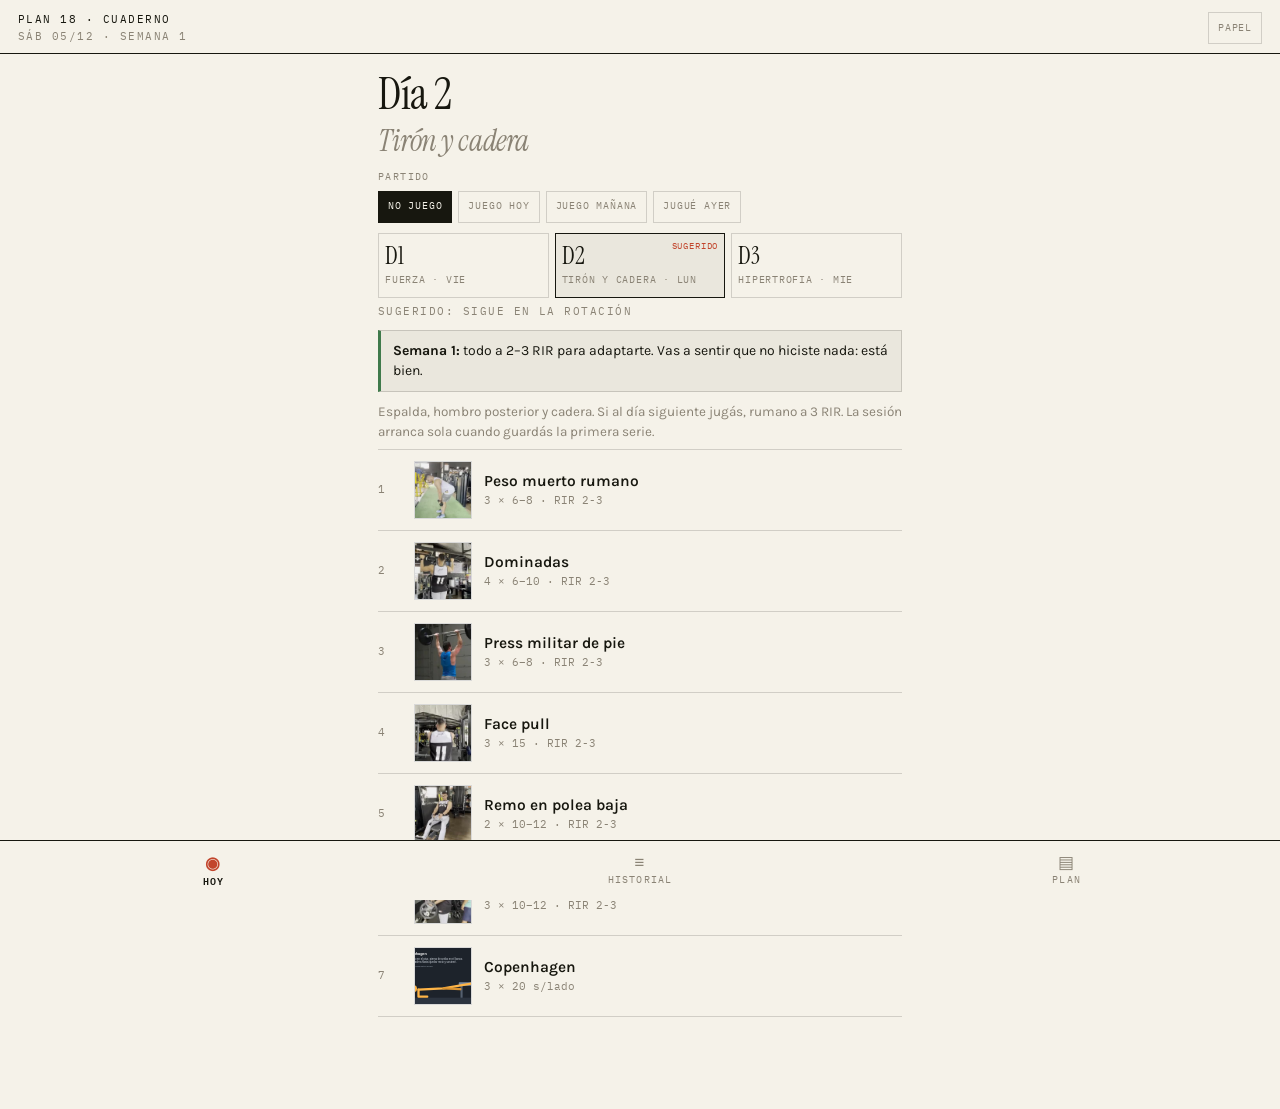
<file: v2/index.html>
<!DOCTYPE html>
<html lang="es-AR">
<head>
<meta charset="utf-8">
<meta name="viewport" content="width=device-width, initial-scale=1, viewport-fit=cover">
<title>Plan 18 · Cuaderno</title>
<meta name="theme-color" content="#F5F2E9">
<meta name="mobile-web-app-capable" content="yes">
<meta name="apple-mobile-web-app-capable" content="yes">
<meta name="apple-mobile-web-app-title" content="Plan 18">
<link rel="manifest" href="manifest.webmanifest">
<link rel="icon" href="icons/icon-192.png">
<link rel="apple-touch-icon" href="icons/apple-touch-icon.png">
<link rel="stylesheet" href="app.css?v=e26a733d">
</head>
<body data-theme="papel">
<header id="top">
  <div class="brand"><span class="mono">Plan 18 · Cuaderno</span><span class="mono faint" id="hdrDate"></span></div>
  <button id="themeBtn" class="chip small" aria-label="Cambiar tema">Papel</button>
</header>
<main id="view"></main>
<div id="rest" class="rest hidden" role="timer">
  <div><span class="mono faint">Descanso</span> <b id="restT">0:00</b> <span id="restNext" class="faint"></span></div>
  <div class="rest-btns"><button data-r="-15" class="chip small">−15</button><button data-r="15" class="chip small">+15</button><button data-r="skip" class="chip small ink">Saltar</button></div>
</div>
<div id="toast" class="toast hidden"></div>
<nav id="nav">
  <button data-go="hoy" class="on"><span class="ic">◉</span>Hoy</button>
  <button data-go="historial"><span class="ic">≡</span>Historial</button>
  <button data-go="plan"><span class="ic">▤</span>Plan</button>
</nav>
<div id="sheet" class="sheet hidden"></div>
<script src="app.js?v=e26a733d"></script>
</body>
</html>
</file>
<file: v2/app.css>
@font-face{font-family:'IBM Plex Mono';font-weight:400;font-display:swap;src:url(fonts/plexmono-400.woff2) format('woff2')}
@font-face{font-family:'IBM Plex Mono';font-weight:500;font-display:swap;src:url(fonts/plexmono-500.woff2) format('woff2')}
@font-face{font-family:'IBM Plex Mono';font-weight:600;font-display:swap;src:url(fonts/plexmono-600.woff2) format('woff2')}
@font-face{font-family:'Instrument Serif';font-weight:400;font-display:swap;src:url(fonts/instrument-serif.woff2) format('woff2')}
@font-face{font-family:'Instrument Serif';font-style:italic;font-weight:400;font-display:swap;src:url(fonts/instrument-serif-italic.woff2) format('woff2')}
@font-face{font-family:'Karla';font-weight:200 800;font-display:swap;src:url(fonts/karla.woff2) format('woff2')}
:root{--sat:env(safe-area-inset-top,0px);--sab:env(safe-area-inset-bottom,0px);--navh:60px}
body[data-theme=papel]{--paper:#F5F2E9;--ink:#17170F;--faint:#8A8375;--rule:rgba(23,23,15,.16);--tint:rgba(23,23,15,.05);--accent:#C2452C;--ok:#3F7A4B;--warn:#B07A16;--bad:#C2452C;--card:#FBF9F3}
body[data-theme=tinta]{--paper:#EDEAE1;--ink:#12203A;--faint:#77809A;--rule:rgba(18,32,58,.16);--tint:rgba(18,32,58,.05);--accent:#1F4FA8;--ok:#2F6F4F;--warn:#9A6B12;--bad:#A83A2C;--card:#F4F2EC}
body[data-theme=carbon]{--paper:#17181A;--ink:#F1EFE8;--faint:#8B8D92;--rule:rgba(241,239,232,.18);--tint:rgba(241,239,232,.06);--accent:#E4643F;--ok:#7FCB96;--warn:#E3B15C;--bad:#E4643F;--card:#1E1F22}
*{box-sizing:border-box;-webkit-tap-highlight-color:transparent}
html,body{margin:0;background:var(--paper);color:var(--ink)}
body{font:400 15px/1.45 Karla,system-ui,sans-serif;min-height:100vh;padding-bottom:calc(var(--navh) + var(--sab) + 8px)}
button{font:inherit;color:inherit;background:none;border:0;cursor:pointer;padding:0}
input,textarea,select{font:inherit;color:var(--ink);background:transparent}
.mono{font-family:'IBM Plex Mono',monospace;font-size:10.5px;letter-spacing:.14em;text-transform:uppercase}
.serif{font-family:'Instrument Serif',serif;font-weight:400}
.faint{color:var(--faint)}.accent{color:var(--accent)}.ok{color:var(--ok)}.warn{color:var(--warn)}
.hidden{display:none!important}
header#top{position:sticky;top:0;z-index:20;background:var(--paper);display:flex;align-items:center;justify-content:space-between;gap:8px;padding:calc(var(--sat) + 12px) 18px 9px;border-bottom:1.5px solid var(--ink)}
.brand{display:flex;flex-direction:column;gap:2px}
main{padding:14px 18px 24px;max-width:560px;margin:0 auto}
h1.serif{font-size:44px;line-height:.95;margin:6px 0 4px;letter-spacing:-.01em}
h2.serif{font-size:28px;line-height:1.05;margin:18px 0 6px}
.chip{border:1px solid var(--rule);padding:9px 12px;font-family:'IBM Plex Mono',monospace;font-size:11px;letter-spacing:.08em;text-transform:uppercase;color:var(--faint);background:transparent;min-height:40px}
.chip.small{padding:6px 9px;min-height:32px;font-size:10px}
.chip.on,.chip.ink{background:var(--ink);color:var(--paper);border-color:var(--ink)}
.chip.acc{background:var(--accent);color:#fff;border-color:var(--accent)}
.chips{display:flex;flex-wrap:wrap;gap:6px}
.seg{display:grid;grid-template-columns:repeat(3,1fr);gap:6px;margin:10px 0}
.seg button{border:1px solid var(--rule);padding:10px 6px 8px;text-align:left;min-height:58px;position:relative}
.seg button b{display:block;font-family:'Instrument Serif',serif;font-size:24px;font-weight:400;line-height:1}
.seg button small{font-family:'IBM Plex Mono',monospace;font-size:9.5px;letter-spacing:.08em;text-transform:uppercase;color:var(--faint)}
.seg button.on{border:1.5px solid var(--ink);background:var(--tint)}
.seg .sug{position:absolute;top:6px;right:6px;font-family:'IBM Plex Mono',monospace;font-size:8.5px;letter-spacing:.1em;color:var(--accent);text-transform:uppercase}
.banner{border:1px solid var(--rule);border-left:3px solid var(--accent);padding:10px 12px;margin:10px 0;font-size:14px;background:var(--tint)}
.banner.okb{border-left-color:var(--ok)}.banner.warnb{border-left-color:var(--warn)}
.banner b{font-weight:700}
.row{display:flex;align-items:center;gap:10px}
.between{justify-content:space-between}
.list{border-top:1px solid var(--rule);margin-top:8px}
.item{display:flex;gap:12px;align-items:center;padding:11px 0;border-bottom:1px solid var(--rule);width:100%;text-align:left}
.item .n{font-family:'IBM Plex Mono',monospace;font-size:11px;color:var(--faint);width:24px;flex:none}
.item .th{width:58px;height:58px;flex:none;object-fit:cover;background:#fff;border:1px solid var(--rule)}
.item .tx{flex:1;min-width:0}
.item .nm{font-weight:600;font-size:15.5px;line-height:1.2}
.item .rx{font-family:'IBM Plex Mono',monospace;font-size:10.5px;color:var(--faint);margin-top:3px}
.item .sg{font-size:12.5px;margin-top:3px}
.item .st{font-family:'IBM Plex Mono',monospace;font-size:11px;flex:none;text-align:right}
.item.done .nm{text-decoration:line-through;text-decoration-color:var(--faint)}
.item.skip{opacity:.5}
.ssbox{border-left:2px solid var(--accent);padding-left:8px;margin-left:-10px}
.sslab{font-family:'IBM Plex Mono',monospace;font-size:9.5px;letter-spacing:.12em;text-transform:uppercase;color:var(--accent);padding-top:10px}
.card{border:1px solid var(--rule);padding:12px;margin:12px 0;background:var(--card)}
.btn{display:block;width:100%;padding:15px;background:var(--ink);color:var(--paper);font-family:'IBM Plex Mono',monospace;font-size:12px;letter-spacing:.14em;text-transform:uppercase;text-align:center;min-height:50px}
.btn.alt{background:transparent;color:var(--ink);border:1.5px solid var(--ink)}
.btn.acc{background:var(--accent);color:#fff}
.btn.small{padding:10px;min-height:40px;font-size:11px}
.btns2{display:grid;grid-template-columns:1fr 1fr;gap:8px;margin-top:8px}
textarea{width:100%;border:1px solid var(--rule);padding:10px;min-height:64px;resize:vertical;background:var(--card)}
nav#nav{position:fixed;left:0;right:0;bottom:0;z-index:30;display:grid;grid-template-columns:repeat(3,1fr);background:var(--paper);border-top:1.5px solid var(--ink);padding-bottom:var(--sab);height:calc(var(--navh) + var(--sab))}
nav#nav button{display:flex;flex-direction:column;align-items:center;justify-content:center;gap:2px;font-family:'IBM Plex Mono',monospace;font-size:10px;letter-spacing:.12em;text-transform:uppercase;color:var(--faint)}
nav#nav button .ic{font-size:17px;line-height:1}
nav#nav button.on{color:var(--ink);font-weight:600}
nav#nav button.on .ic{color:var(--accent)}
.toast{position:fixed;left:14px;right:14px;bottom:calc(var(--navh) + var(--sab) + 70px);z-index:60;background:var(--ink);color:var(--paper);padding:12px 14px;font-size:14px;text-align:center}
.rest{position:fixed;left:0;right:0;bottom:calc(var(--navh) + var(--sab));z-index:55;background:var(--accent);color:#fff;display:flex;align-items:center;justify-content:space-between;gap:8px;padding:9px 14px}
.rest>div:first-child{flex:1;min-width:0;white-space:nowrap;overflow:hidden;text-overflow:ellipsis}
.rest b{font-family:'IBM Plex Mono',monospace;font-size:22px;font-weight:600}
.rest .faint{color:rgba(255,255,255,.8)}
.rest .chip{color:#fff;border-color:rgba(255,255,255,.6)}
.rest .chip.ink{background:#fff;color:var(--accent);border-color:#fff}
.rest-btns{display:flex;gap:5px}
/* sheet (ejercicio) */
.sheet{position:fixed;inset:0;z-index:40;background:var(--paper);overflow-y:auto;padding-bottom:calc(var(--navh) + var(--sab) + 70px)}
.sh-top{position:sticky;top:0;z-index:5;background:var(--paper);display:flex;align-items:center;justify-content:space-between;padding:calc(var(--sat) + 10px) 14px 8px;border-bottom:1px solid var(--rule)}
.sh-body{padding:0 16px;max-width:560px;margin:0 auto}
.media{position:relative;margin:10px -16px 0;background:#fff;aspect-ratio:16/11;display:flex;align-items:center;justify-content:center;overflow:hidden}
.media video,.media img{width:100%;height:100%;object-fit:contain;display:block}
.media .fr{position:absolute;inset:0;animation:alt 2.4s steps(1) infinite}
.media .fr.f1{animation-delay:-1.2s}
@keyframes alt{0%{opacity:1}50%{opacity:0}}
.media .tag{position:absolute;left:8px;bottom:6px;font-family:'IBM Plex Mono',monospace;font-size:9px;letter-spacing:.08em;background:rgba(0,0,0,.55);color:#fff;padding:3px 6px;text-transform:uppercase}
.tabs{display:flex;gap:0;margin:12px 0 4px;border-bottom:1px solid var(--rule)}
.tabs button{flex:1;padding:10px;font-family:'IBM Plex Mono',monospace;font-size:11px;letter-spacing:.12em;text-transform:uppercase;color:var(--faint);border-bottom:2px solid transparent}
.tabs button.on{color:var(--ink);border-bottom-color:var(--accent)}
.rx-line{font-family:'IBM Plex Mono',monospace;font-size:11.5px;letter-spacing:.04em;margin:10px 0 4px}
.sets{display:flex;gap:6px;margin:10px 0;flex-wrap:wrap}
.sets .s{flex:1;min-width:58px;border:1px solid var(--rule);padding:6px 4px;text-align:center}
.sets .s small{display:block;font-family:'IBM Plex Mono',monospace;font-size:9px;color:var(--faint);letter-spacing:.1em}
.sets .s b{font-family:'IBM Plex Mono',monospace;font-size:12.5px;font-weight:500}
.sets .s.cur{border:1.5px solid var(--ink);background:var(--tint)}
.sets .s.ok{border-color:var(--ink)}
.stepper{display:grid;grid-template-columns:64px 1fr 64px;gap:8px;align-items:center;margin:6px 0}
.stepper button{height:58px;border:1.5px solid var(--ink);font-family:'IBM Plex Mono',monospace;font-size:15px}
.stepper input{height:58px;text-align:center;font-family:'Instrument Serif',serif;font-size:44px;border:0;border-bottom:1.5px solid var(--ink);width:100%;padding:0}
.lab{font-family:'IBM Plex Mono',monospace;font-size:10px;letter-spacing:.14em;text-transform:uppercase;color:var(--faint);margin-top:12px;display:flex;justify-content:space-between}
.reps{display:grid;grid-template-columns:repeat(6,1fr);gap:6px;margin-top:6px}
.reps button{height:46px;border:1px solid var(--rule);font-family:'IBM Plex Mono',monospace;font-size:16px}
.reps button.on{background:var(--ink);color:var(--paper);border-color:var(--ink)}
.reps button.tgt{border-color:var(--ink)}
.rir{display:grid;grid-template-columns:repeat(5,1fr);gap:6px;margin-top:6px}
.rir button{height:40px;border:1px solid var(--rule);font-family:'IBM Plex Mono',monospace;font-size:13px}
.rir button.on{background:var(--accent);color:#fff;border-color:var(--accent)}
.tec li{margin:5px 0}
.tec h4{font-family:'IBM Plex Mono',monospace;font-size:10px;letter-spacing:.14em;text-transform:uppercase;color:var(--faint);margin:14px 0 4px;font-weight:500}
.kv{display:grid;grid-template-columns:1fr 1fr;gap:8px;margin-top:10px}
.kv div{border:1px solid var(--rule);padding:8px}
.cred{font-size:12px;color:var(--faint);margin-top:12px}
.cred a{color:var(--faint)}
.hist-set{display:grid;grid-template-columns:28px 1fr 1fr 1fr 36px;gap:6px;align-items:center;margin:4px 0}
.hist-set input{border:0;border-bottom:1px solid var(--rule);padding:6px 2px;width:100%;font-family:'IBM Plex Mono',monospace;font-size:13px}
.del{color:var(--bad);font-size:18px;height:36px}
.big{font-family:'Instrument Serif',serif;font-size:56px;line-height:.9}
input[type=date]{border:1px solid var(--rule);padding:8px;background:var(--card)}
.credrow{border-bottom:1px solid var(--rule);padding:9px 0;font-size:13.5px}
.credrow a{color:var(--accent)}
.empty{padding:28px 0;text-align:center;color:var(--faint)}
</file>
